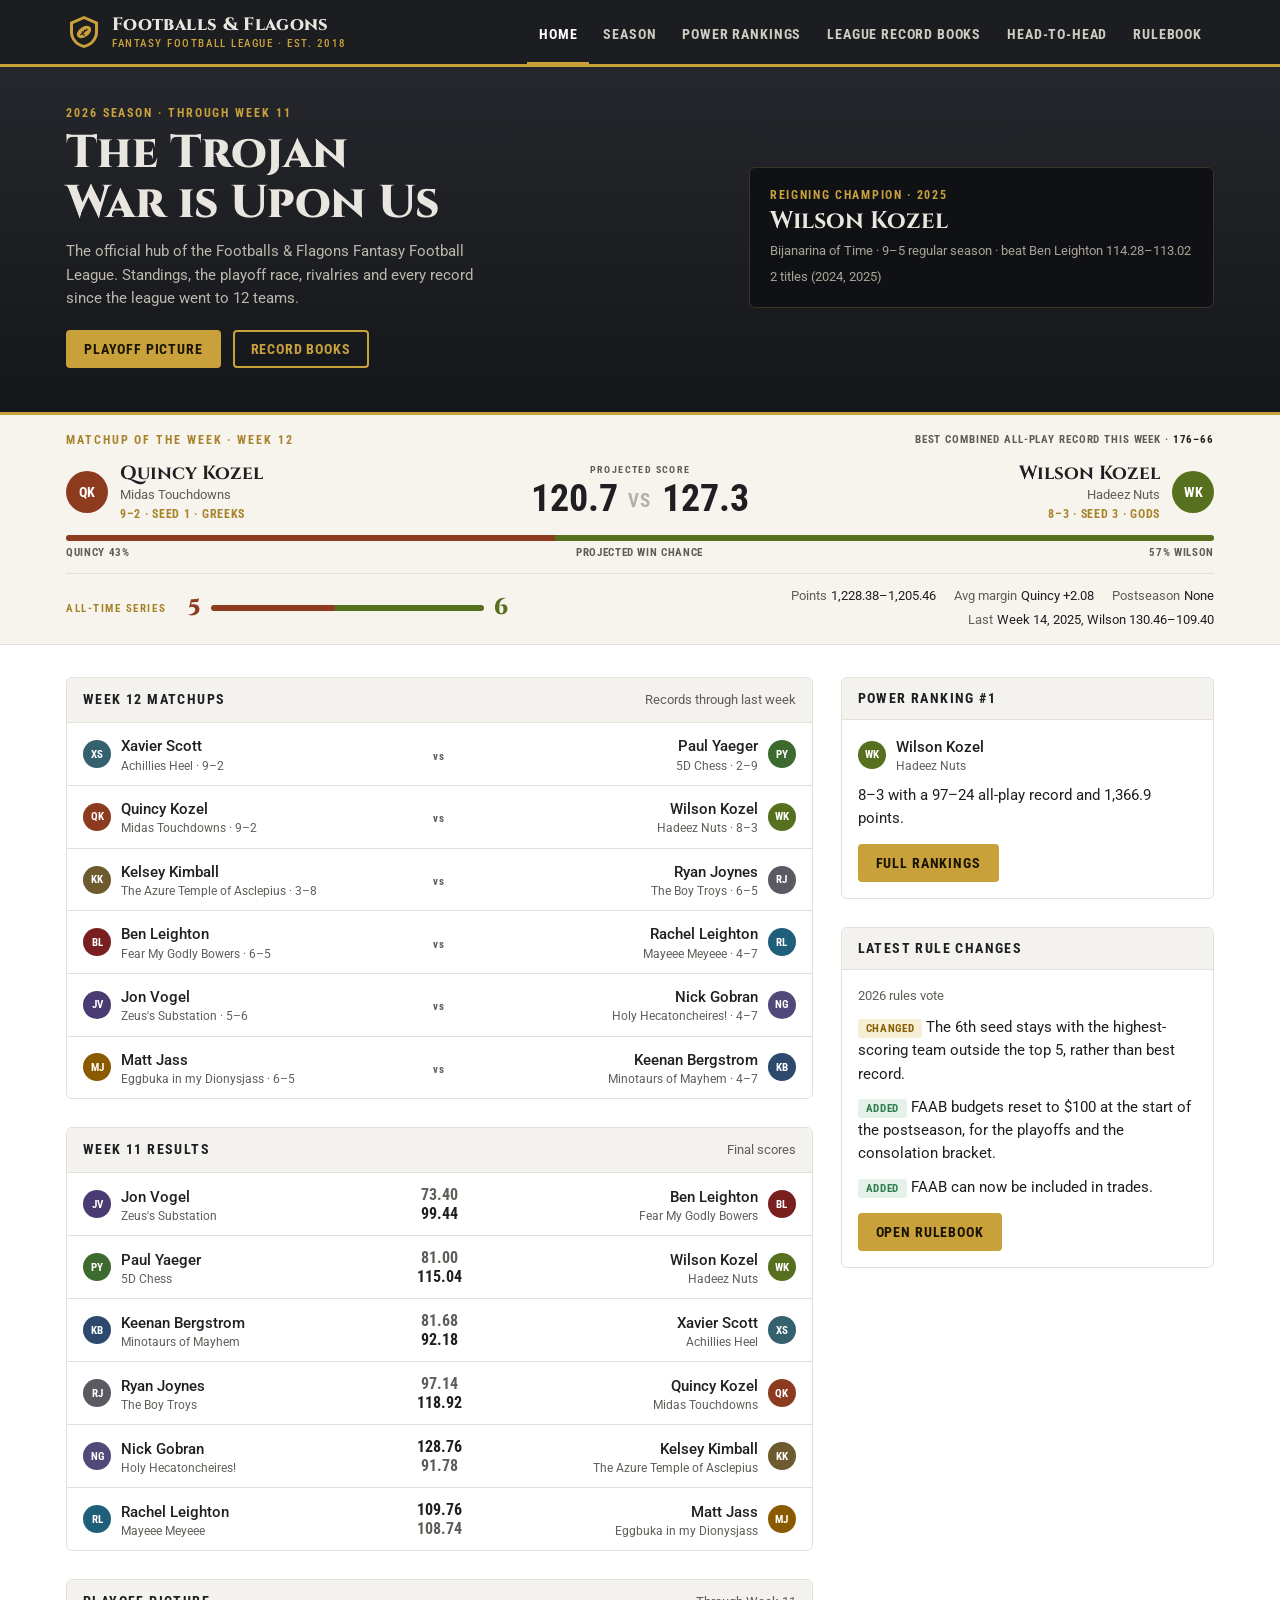
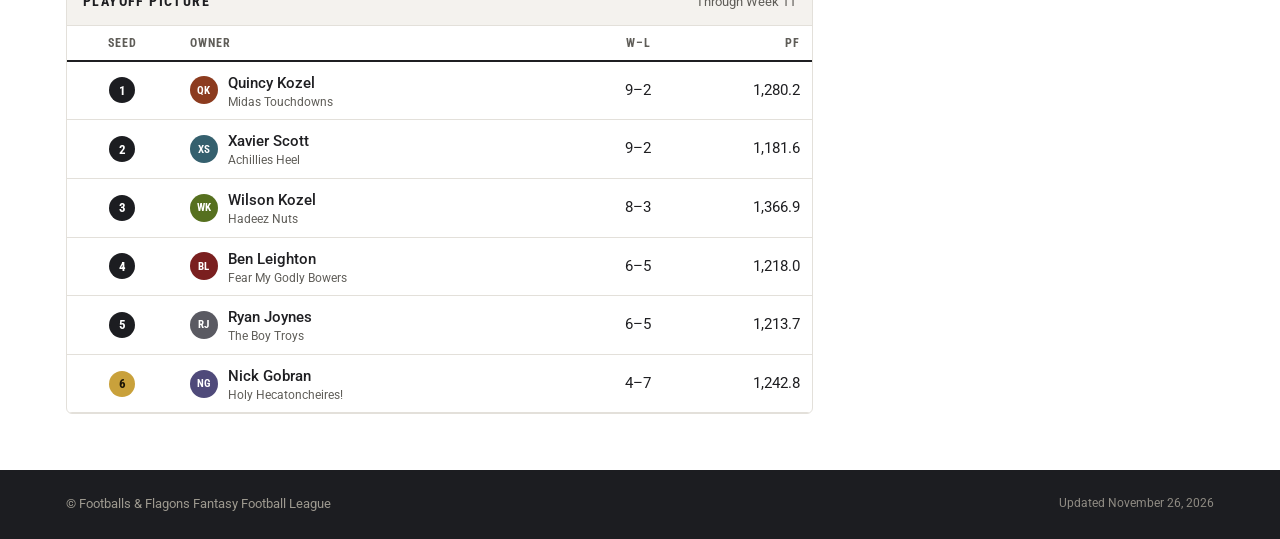
<file: site/index.html>
<!doctype html>
<html lang="en">
<head>
<meta charset="utf-8">
<meta name="viewport" content="width=device-width, initial-scale=1, viewport-fit=cover">
<title>Footballs & Flagons</title>
<meta name="description" content="Standings, the playoff race, power rankings, record books and rivalries for the Footballs & Flagons Fantasy Football League.">
<link rel="icon" href="favicon.svg" type="image/svg+xml">
<link rel="preconnect" href="https://fonts.googleapis.com">
<link rel="preconnect" href="https://fonts.gstatic.com" crossorigin>
<link rel="stylesheet" href="https://fonts.googleapis.com/css2?family=Cinzel:wght@600;700;800&family=Roboto+Condensed:wght@500;700&family=Roboto:wght@400;500;700&display=swap">
<link rel="stylesheet" href="styles.css">
</head>
<body>
<header>
  <div class="bar">
    <a class="brand" href="#home" aria-label="Footballs & Flagons home">
      <svg width="36" height="36" viewBox="0 0 36 36" aria-hidden="true"><path d="M18 2 32 8v10c0 8-6 14-14 16C10 32 4 26 4 18V8Z" fill="#c9a13b"/><path d="M18 5 29 10v8c0 6.5-4.8 11.4-11 13-6.2-1.6-11-6.5-11-13v-8Z" fill="#1c1d21"/><ellipse cx="18" cy="18" rx="8" ry="5" transform="rotate(-35 18 18)" fill="#c9a13b"/><path d="m14.5 21 7-6M16 17.5l1.5 1.5M18 16l1.5 1.5M17 20l1.5 1.5" stroke="#1c1d21" stroke-width="1.2"/></svg>
      <span><b>Footballs &amp; Flagons</b><small id="tagline">Fantasy Football League</small></span>
    </a>
    <button class="menu" id="menuBtn" aria-expanded="false" aria-controls="nav">Menu</button>
    <nav id="nav">
      <a href="#home">Home</a>
      <a href="#season">Season</a>
      <a href="#power">Power Rankings</a>
      <a href="#records">League Record Books</a>
      <a href="#h2h">Head-to-Head</a>
      <a href="#rules">Rulebook</a>
    </nav>
  </div>
</header>

<section class="hero" id="hero"><div class="in" id="heroIn"></div></section>
<section class="motw" id="motw" aria-labelledby="motw-lbl" hidden></section>

<main id="main">
  <p class="loading" id="loading">Loading league data…</p>

  <section class="view" data-view="home" hidden>
    <div class="grid">
      <div class="stack">
        <div class="panel"><div class="phd"><h3 id="upTitle">This week</h3><span id="upSub"></span></div><div id="homeUpcoming"></div></div>
        <div class="panel"><div class="phd"><h3 id="lastTitle">Last week</h3><span>Final scores</span></div><div id="homeLast"></div></div>
        <div class="panel"><div class="phd"><h3>Playoff picture</h3><span id="homePoSub"></span></div><div class="tw"><table id="homeStand"></table></div></div>
      </div>
      <div class="stack">
        <div class="panel"><h3>Power ranking #1</h3><div class="pad" id="homePR"></div></div>
        <div class="panel"><h3>Latest rule changes</h3><div class="pad" id="homeRule"></div></div>
      </div>
    </div>
  </section>

  <section class="view" data-view="season" hidden>
    <div class="phead"><div><div class="eyebrow" id="seasonEyebrow"></div><h2>Season</h2></div></div>
    <div class="tabs" role="tablist" aria-label="Season views">
      <button role="tab" id="tab-reg" aria-controls="pane-reg" aria-selected="true">Regular Season</button>
      <button role="tab" id="tab-po" aria-controls="pane-po" aria-selected="false">Playoff Picture</button>
    </div>
    <div role="tabpanel" id="pane-reg" aria-labelledby="tab-reg">
      <div class="panel"><div class="tw"><table id="seasonTable"></table></div></div>
      <div class="legend"><span><span class="seed">1</span> Current playoff seed</span><span><span class="seed six">6</span> 6th seed (points leader)</span><span>Record ties broken by points for</span></div>
    </div>
    <div role="tabpanel" id="pane-po" aria-labelledby="tab-po" hidden>
      <div class="rulebox"><div class="n">6</div><div>
        <p><strong>How the 6th seed rule works.</strong> Six teams make the playoffs. Seeds 1–3 go to the three division winners and seeds 4–5 to the best remaining records. Seed 6 goes to the team with the most points scored among everyone left, no matter their record.</p>
        <p>Seeds 1 and 2 get a first-round bye. Record ties are broken by points for.</p>
      </div></div>
      <div class="snap" id="snap"></div>
      <div class="stack">
        <div class="panel"><div class="phd"><h3>Seeds 1–5: in by record</h3><span>Division winners, then best records</span></div><div class="tw"><table id="poTop"></table></div></div>
        <div class="panel"><div class="phd"><h3>Race for the 6th seed</h3><span>All teams outside the top 5, ranked by points scored</span></div><div class="tw"><table id="poSix"></table></div></div>
      </div>
    </div>
  </section>

  <section class="view" data-view="power" hidden>
    <div class="phead"><div><div class="eyebrow" id="prEyebrow"></div><h2>Power Rankings</h2><p class="sub" id="prExplain"></p></div></div>
    <div id="prList"></div>
  </section>

  <section class="view" data-view="records" hidden>
    <div class="phead"><div><div class="eyebrow" id="recEyebrow"></div><h2>League Record Books</h2><p class="sub">Every champion, high and low since the league went to 12 teams in 2019. Pick a record book to look it up.</p></div></div>
    <div class="finder">
      <div class="cats" role="tablist" aria-label="Record books" id="cats"></div>
      <div>
        <select class="catsel" id="catsel" aria-label="Choose a record book"></select>
        <div id="holder"></div>
        <div class="filter"><p id="recNote"></p><label for="recTeam" id="recTeamLbl">Owner <select id="recTeam"></select></label></div>
        <div class="panel" id="recPanel"><div class="tw"><table id="recTable"></table></div></div>
        <p class="fn" id="recFoot" style="margin-top:10px"></p>
        <div id="atBox" hidden></div>
      </div>
    </div>
  </section>

  <section class="view" data-view="h2h" hidden>
    <div class="phead"><div><div class="eyebrow">Since 2019</div><h2>Head-to-Head</h2><p class="sub">Every meeting between two owners, whatever their team was called that year.</p></div></div>
    <div class="picker">
      <label for="a">Owner<select id="a"></select></label>
      <span class="x">vs</span>
      <label for="b">Opponent<select id="b"></select></label>
      <label for="gtype">Games<select id="gtype"><option value="all">All games</option><option value="R">Regular season</option><option value="PC">Postseason</option></select></label>
    </div>
    <div id="duel"></div>
    <h3 style="margin-top:32px">Rivalry grid <span class="sub" style="text-transform:none;letter-spacing:0;font-weight:400">(current owners · row owner's record vs column owner)</span></h3>
    <div class="panel"><div class="tw"><table class="matrix" id="matrix"></table></div></div>
  </section>

  <section class="view" data-view="rules" hidden>
    <div class="phead"><div><div class="eyebrow">League constitution</div><h2>Rulebook</h2><p class="sub">Current rules, and every change voted in by the owners.</p></div></div>
    <div class="rules" id="rulesGrid"></div>
    <h3>Rule changes</h3>
    <div class="log" id="log"></div>
    <h3 id="site-updates" style="margin-top:40px">Site updates</h3>
    <p class="sub" style="margin:-4px 0 16px;font-size:14px">Versions follow the season and the week each update ships for: v26.6 went live ahead of Week 6 of 2026.</p>
    <div class="log" id="siteLog"></div>
  </section>
</main>

<footer><div class="in"><span>© Footballs &amp; Flagons Fantasy Football League</span><span class="upd" id="updated"></span></div></footer>
<script src="app.js"></script>
</body>
</html>
</file>
<file: site/styles.css>
:root{
  --nav:#1c1d21; --nav2:#26272c; --navtext:#e9e6df; --page:#ffffff; --band:#f4f2ee;
  --ink:#1f1f22; --muted:#5f5d58; --line:#e3e0da; --gold:#c9a13b; --gold-d:#a7832a; --gold-bg:#faf3df;
  --red:#b3261e; --green:#2e7d4f; --amber:#8a5d00;
  --display:"Cinzel",Georgia,serif; --ui:"Roboto Condensed","Arial Narrow",sans-serif; --body:"Roboto",system-ui,sans-serif;
}
*{box-sizing:border-box}
body{background:var(--page);color:var(--ink);font:15px/1.55 var(--body);margin:0}
a{color:inherit}
header{background:var(--nav);color:var(--navtext);position:sticky;top:env(safe-area-inset-top,0px);z-index:10;border-bottom:3px solid var(--gold)}
.bar{max-width:1180px;margin:0 auto;padding:0 16px;display:flex;align-items:center;gap:24px;height:64px}
.brand{display:flex;align-items:center;gap:10px;text-decoration:none}
.brand svg{flex:none}
.brand b{font:800 18px/1 var(--display);letter-spacing:.02em}
.brand small{display:block;font:500 11px/1.2 var(--ui);letter-spacing:.14em;text-transform:uppercase;color:var(--gold)}
nav{display:flex;gap:2px;margin-left:auto}
nav a{font:700 14px/1 var(--ui);letter-spacing:.06em;text-transform:uppercase;text-decoration:none;padding:24px 12px 21px;border-bottom:3px solid transparent;margin-bottom:-3px;color:#cfcbc2;white-space:nowrap}
nav a:hover{color:#fff}
nav a[aria-current]{color:#fff;border-color:var(--gold)}
.menu{display:none;margin-left:auto;background:none;border:1px solid #444;color:#fff;border-radius:4px;padding:8px 12px;font:700 13px var(--ui);letter-spacing:.08em;text-transform:uppercase;cursor:pointer}
.btn{display:inline-block;background:var(--gold);color:#1a1405;font:700 14px/1 var(--ui);letter-spacing:.06em;text-transform:uppercase;padding:12px 18px;border-radius:4px;border:0;text-decoration:none;cursor:pointer}
.btn:hover{background:var(--gold-d);color:#fff}
.btn.ghost{background:transparent;color:var(--gold);box-shadow:inset 0 0 0 2px var(--gold)}
:focus-visible{outline:3px solid var(--gold);outline-offset:2px}

.hero{background:linear-gradient(180deg,var(--nav2),#15161a);color:var(--navtext)}
.hero .in{max-width:1180px;margin:0 auto;padding:40px 16px 44px;display:grid;grid-template-columns:1.4fr 1fr;gap:32px;align-items:center}
.eyebrow{font:700 12px/1 var(--ui);letter-spacing:.16em;text-transform:uppercase;color:var(--gold-d)}
.hero .eyebrow{color:var(--gold)}
.hero h1{font:800 clamp(28px,4.4vw,46px)/1.08 var(--display);margin:10px 0 12px;text-wrap:balance}
.hero p{color:#bdb8ad;max-width:52ch;margin:0 0 20px}
.hero .ctas{display:flex;gap:12px;flex-wrap:wrap}
.champ{background:#101114;border:1px solid #3a3526;border-radius:6px;padding:20px;display:grid;gap:6px}
.champ .yr{font:700 12px var(--ui);letter-spacing:.14em;text-transform:uppercase;color:var(--gold)}
.champ .nm{font:700 24px/1.15 var(--display)}
.champ .meta{color:#a8a397;font-size:13px}

main{max-width:1180px;margin:0 auto;padding:32px 16px 56px}
.phead{display:flex;flex-wrap:wrap;align-items:end;justify-content:space-between;gap:12px;border-bottom:1px solid var(--line);padding-bottom:14px;margin-bottom:24px}
h2{font:700 clamp(24px,3vw,32px)/1.15 var(--display);margin:6px 0 0;text-wrap:balance}
h3{font:700 14px/1.2 var(--ui);letter-spacing:.1em;text-transform:uppercase;margin:0 0 12px;color:var(--ink)}
.sub{color:var(--muted);margin:4px 0 0}
.grid{display:grid;grid-template-columns:minmax(0,2fr) minmax(0,1fr);gap:28px}
html,body{overflow-x:clip}
.stack{display:grid;gap:28px;align-content:start}
.panel{border:1px solid var(--line);border-radius:6px;overflow:hidden}
.panel>h3{background:var(--band);margin:0;padding:12px 16px;border-bottom:1px solid var(--line)}
.panel>.phd{background:var(--band);padding:12px 16px;border-bottom:1px solid var(--line);display:flex;flex-wrap:wrap;justify-content:space-between;align-items:baseline;gap:4px 16px}
.panel>.phd h3{margin:0}
.panel>.phd span{font-size:13px;color:var(--muted)}
.panel .pad{padding:16px}
.tw{overflow-x:auto}
table{width:100%;border-collapse:collapse;font-variant-numeric:tabular-nums}
th{font:700 12px var(--ui);letter-spacing:.08em;text-transform:uppercase;color:var(--muted);text-align:right;padding:10px 12px;border-bottom:2px solid var(--ink);white-space:nowrap;background:var(--page)}
td{padding:10px 12px;border-bottom:1px solid var(--line);text-align:right;white-space:nowrap}
th:first-child,td:first-child,th.l,td.l{text-align:left}
th.c,td.c{text-align:center}
tbody tr:hover{background:#faf8f3}
tr.lead td{background:var(--gold-bg)}
tr.sep td{background:var(--band);font:700 12px var(--ui);letter-spacing:.1em;text-transform:uppercase;color:var(--muted);text-align:left;padding:8px 12px;border-bottom:1px solid var(--line)}
tr.dim td{color:var(--muted)}
.tm{display:flex;align-items:center;gap:10px}
.crest{width:28px;height:28px;border-radius:50%;display:grid;place-items:center;font:700 11px var(--ui);color:#fff;flex:none}
.tm b{font-weight:500}
.tm small{display:block;color:var(--muted);font-size:12px;line-height:1.2}
.rk{font:700 13px var(--ui);color:var(--muted);min-width:22px}
.seed{display:inline-grid;place-items:center;width:26px;height:26px;border-radius:50%;background:var(--nav);color:#fff;font:700 13px var(--ui)}
.seed.six{background:var(--gold);color:#1a1405}
.seed.none{background:transparent;color:#b5b0a6}
.pts{font-weight:700}
.up{color:var(--green);font-weight:700}.dn{color:var(--red);font-weight:700}.eq{color:var(--muted)}
.pill{display:inline-block;font:700 11px var(--ui);letter-spacing:.06em;text-transform:uppercase;padding:3px 8px;border-radius:3px;white-space:nowrap}
.p-add,.p-in{background:#e3f1e8;color:var(--green)}.p-chg,.p-bub{background:#f7eed6;color:var(--amber)}.p-rem,.p-out{background:#f6e1df;color:var(--red)}
.p-six{background:var(--gold);color:#1a1405}.p-div{background:var(--nav);color:#fff}
.legend{font-size:13px;color:var(--muted);margin-top:10px;display:flex;gap:8px 18px;flex-wrap:wrap;align-items:center}

/* in-page tabs */
.tabs{display:flex;gap:4px;border-bottom:1px solid var(--line);margin:-8px 0 24px;overflow-x:auto}
.tabs button{background:none;border:0;border-bottom:3px solid transparent;margin-bottom:-1px;padding:12px 16px;font:700 14px var(--ui);letter-spacing:.06em;text-transform:uppercase;color:var(--muted);cursor:pointer;white-space:nowrap}
.tabs button:hover{color:var(--ink)}
.tabs button[aria-selected="true"]{color:var(--ink);border-bottom-color:var(--gold)}

.rulebox{display:grid;grid-template-columns:auto 1fr;gap:14px;align-items:start;background:var(--gold-bg);border:1px solid #ead9a8;border-radius:6px;padding:16px;margin-bottom:24px}
.rulebox .n{font:800 28px/1 var(--display);color:var(--gold-d)}
.rulebox p{margin:0;max-width:75ch}
.rulebox p+p{margin-top:6px;font-size:14px;color:var(--muted)}

.snap{display:grid;grid-template-columns:repeat(3,1fr);gap:16px;margin-bottom:28px}
.snap>div{border:1px solid var(--line);border-top:3px solid var(--nav);border-radius:4px;padding:14px 16px;display:grid;gap:6px;align-content:start}
.snap>div.gold{border-top-color:var(--gold)}
.snap .l{font:700 12px var(--ui);letter-spacing:.1em;text-transform:uppercase;color:var(--muted)}
.snap .v{font:700 18px/1.2 var(--ui)}
.snap .w{font-size:13px;color:var(--muted)}

.match{display:grid;grid-template-columns:1fr auto 1fr;gap:10px;align-items:center;padding:12px 16px;border-bottom:1px solid var(--line);font-variant-numeric:tabular-nums}
.match:last-child{border-bottom:0}
.match .r{text-align:right;justify-content:flex-end}
.match .sc{font:700 16px var(--ui);min-width:44px;text-align:center}
.match .vs{font:700 11px var(--ui);color:var(--muted);letter-spacing:.1em}

.pr{display:grid;grid-template-columns:48px 1fr auto;gap:16px;padding:18px 0;border-bottom:1px solid var(--line);align-items:start}
.pr .n{font:800 30px/1 var(--display);color:var(--gold-d);text-align:center}
.pr .mv{font:700 13px var(--ui);text-align:right;white-space:nowrap}
.pr p{margin:6px 0 0;color:#3b3a37;max-width:65ch}
.pr .rec{font:500 13px var(--ui);color:var(--muted);letter-spacing:.03em}

/* record books */
.finder{display:grid;grid-template-columns:260px minmax(0,1fr);gap:28px;align-items:start}
.finder>*,.grid>*,.stack>*{min-width:0}
.at-wrap,.at-scroll{max-width:100%}
.cats{display:grid;gap:2px;border:1px solid var(--line);border-radius:6px;padding:6px;position:sticky;top:calc(env(safe-area-inset-top,0px) + 80px)}
.cats button{display:flex;justify-content:space-between;align-items:center;gap:8px;text-align:left;background:none;border:0;border-radius:4px;padding:11px 12px;font:500 15px var(--body);color:var(--ink);cursor:pointer}
.cats button:hover{background:var(--band)}
.cats button[aria-selected="true"]{background:var(--nav);color:#fff}
.cats button[aria-selected="true"] small{color:var(--gold)}
.cats small{font:700 11px var(--ui);letter-spacing:.08em;text-transform:uppercase;color:var(--muted)}
.cats .grp{font:700 11px var(--ui);letter-spacing:.14em;text-transform:uppercase;color:var(--muted);padding:10px 12px 4px}
.holder{display:grid;grid-template-columns:1fr auto;gap:16px;align-items:center;background:linear-gradient(180deg,var(--nav2),#15161a);color:var(--navtext);border-radius:6px;padding:20px;margin-bottom:20px}
.holder .l{font:700 12px var(--ui);letter-spacing:.14em;text-transform:uppercase;color:var(--gold)}
.holder .nm{font:700 22px/1.2 var(--display);margin-top:6px}
.holder .meta{color:#a8a397;font-size:13px;margin-top:2px}
.holder .v{font:700 clamp(30px,5vw,44px)/1 var(--ui);color:var(--gold);font-variant-numeric:tabular-nums;text-align:right}
.holder .v small{display:block;font-size:12px;letter-spacing:.1em;text-transform:uppercase;color:#a8a397;margin-top:4px}
.filter{display:flex;flex-wrap:wrap;gap:12px;align-items:center;justify-content:space-between;margin-bottom:12px}
.filter label{display:flex;gap:8px;align-items:center;font:700 12px var(--ui);letter-spacing:.08em;text-transform:uppercase;color:var(--muted)}
.filter p{margin:0;font-size:14px;color:var(--muted);max-width:60ch}
select{font:500 15px var(--body);padding:10px;border:1px solid #cfcac0;border-radius:4px;background:#fff;color:var(--ink);max-width:100%}
.catsel{display:none;width:100%;margin-bottom:16px}
#recTeamLbl[hidden]{display:none}

/* all-time standings */
.at-bar{display:flex;flex-wrap:wrap;gap:12px;align-items:center;justify-content:space-between;margin-bottom:12px}
.seg{display:inline-flex;border:1px solid #cfcac0;border-radius:4px;overflow:hidden}
.seg button{background:#fff;border:0;padding:9px 14px;font:700 13px var(--ui);letter-spacing:.06em;text-transform:uppercase;color:var(--muted);cursor:pointer}
.seg button+button{border-left:1px solid #cfcac0}
.seg button[aria-pressed="true"]{background:var(--gold);color:#1a1405}
.at-tools{display:flex;gap:12px;align-items:center}
.linkb{background:none;border:0;padding:0;font:700 13px var(--ui);letter-spacing:.04em;color:var(--gold-d);text-decoration:underline;cursor:pointer}
.scrollbtns{display:inline-flex;gap:4px}
.sb{width:34px;height:34px;border-radius:4px;border:1px solid #cfcac0;background:#fff;color:var(--ink);cursor:pointer;font-size:12px}
.sb:hover{background:var(--band)}
.at-wrap{position:relative;border:1px solid var(--line);border-radius:6px;overflow:hidden}
.at-wrap::after{content:"";position:absolute;top:0;right:0;bottom:0;width:36px;pointer-events:none;background:linear-gradient(90deg,rgba(255,255,255,0),rgba(31,31,34,.12));opacity:0;transition:opacity .2s}
.at-wrap.more-r::after{opacity:1}
.at-scroll{overflow-x:auto;-webkit-overflow-scrolling:touch}
.at th,.at td{padding:10px 12px}
.at tr.grp th{border-bottom:1px solid var(--line);text-align:center;color:var(--ink);font-size:11px;letter-spacing:.14em;padding:8px 12px 6px}
.at tr.grp th.g{border-left:1px solid var(--line)}
.at .own{position:sticky;left:0;z-index:1;background:var(--page);text-align:left}
.at thead tr th.own{z-index:2;vertical-align:bottom;text-align:left;border-bottom:2px solid var(--ink);color:var(--muted);font-size:12px;letter-spacing:.08em;padding:10px 12px}
.at-wrap.more-l .own{box-shadow:6px 0 8px -6px rgba(0,0,0,.25)}
.at tbody tr:hover td{background:#faf8f3}
.at .own .tm b{white-space:nowrap}
.at .crest{width:26px;height:26px;font-size:10px}
.sortb{background:none;border:0;padding:0;font:inherit;color:inherit;letter-spacing:inherit;text-transform:inherit;cursor:pointer;white-space:nowrap}
.sortb:hover,.sortb.on{color:var(--ink)}
td.best{background:var(--gold-bg);font-weight:700}
.best-key{display:inline-block;background:var(--gold-bg);border:1px solid #ead9a8;border-radius:3px;padding:0 6px;font-weight:700;color:var(--ink)}
.at tr.dim td{color:#8f8b83}

.picker{display:flex;flex-wrap:wrap;gap:12px;align-items:end;background:var(--band);border:1px solid var(--line);border-radius:6px;padding:16px;margin-bottom:24px}
.picker label{display:grid;gap:4px;font:700 12px var(--ui);letter-spacing:.08em;text-transform:uppercase;color:var(--muted);flex:1 1 200px}
.picker select{width:100%}
.picker .x{font:800 18px var(--display);color:var(--gold-d);padding-bottom:10px}
.duel{display:grid;grid-template-columns:1fr auto 1fr;gap:16px;align-items:center;text-align:center;margin-bottom:24px}
.duel .big{font:800 clamp(36px,7vw,56px)/1 var(--display)}
.duel .nm{font:700 16px var(--ui);text-transform:uppercase;letter-spacing:.06em;margin-top:6px}
.duel .mid{font:700 13px var(--ui);color:var(--muted);letter-spacing:.1em;text-transform:uppercase}
.bar2{height:10px;border-radius:5px;background:#e8e4db;overflow:hidden;display:flex;margin:0 0 24px}
.bar2 span{display:block;height:100%}
.matrix td,.matrix th{text-align:center;padding:8px 6px;font-size:13px}
.matrix th:first-child,.matrix td:first-child{text-align:left;position:sticky;left:0;background:var(--page)}
.matrix td.self{background:var(--band);color:#bbb}
.matrix td.w{color:var(--green);font-weight:700}.matrix td.lo{color:var(--red)}

.rules{display:grid;grid-template-columns:repeat(2,1fr);gap:16px;margin-bottom:32px}
.rules dl{margin:0;display:grid;grid-template-columns:auto 1fr;gap:8px 16px;font-size:14px}
.rules dt{font:700 13px var(--ui);color:var(--muted);letter-spacing:.04em}
.rules dd{margin:0}
.log{border-left:2px solid var(--line);margin-left:8px;padding-left:24px;display:grid;gap:24px}
.log .season{position:relative}
.log .season::before{content:"";position:absolute;left:-32px;top:6px;width:12px;height:12px;border-radius:50%;background:var(--gold);box-shadow:0 0 0 3px #fff}
.log h4{font:700 20px var(--display);margin:0 0 4px}
.log .vote{font-size:13px;color:var(--muted);margin:0 0 10px}
.log ul{list-style:none;margin:0;padding:0;display:grid;gap:10px}
.log li{display:flex;gap:12px;align-items:baseline}
.log li .pill{flex:none;width:72px;text-align:center}

footer{background:var(--nav);color:#9d998f;font-size:13px}
footer .in{max-width:1180px;margin:0 auto;padding:24px 16px;display:flex;justify-content:space-between;gap:16px;flex-wrap:wrap}
.sample{font:700 11px var(--ui);letter-spacing:.1em;text-transform:uppercase;background:#3a3526;color:var(--gold);padding:3px 8px;border-radius:3px}

@media (max-width:980px){
  .menu{display:block}
  nav{display:none;position:absolute;left:0;right:0;top:64px;background:var(--nav);flex-direction:column;border-bottom:3px solid var(--gold);padding:8px 0}
  nav.open{display:flex}
  nav a{padding:14px 16px;border:0;margin:0;border-left:3px solid transparent}
  nav a[aria-current]{border-left-color:var(--gold);background:var(--nav2)}
  .hero .in,.grid,.finder{grid-template-columns:minmax(0,1fr)}
  .cats{display:none}
  .catsel{display:block}
  .rules{grid-template-columns:1fr}
}
@media (max-width:640px){
  .brand small{display:none}
  .snap{grid-template-columns:1fr}
  .hide-sm{display:none}
  .pr{grid-template-columns:36px 1fr;gap:12px}
  .pr .mv{grid-column:2;text-align:left}
  .match .tm small{display:none}
  .holder{grid-template-columns:1fr}
  .holder .v{text-align:left}
  td,th{padding:10px 8px}
}
@media (prefers-reduced-motion:no-preference){.view{animation:fade .25s ease}}
@keyframes fade{from{opacity:.4}to{opacity:1}}

/* live-site additions */
.loading{padding:48px 0;color:var(--muted);text-align:center}
.err{background:#f6e1df;color:var(--red);border-radius:6px;padding:16px;margin:24px 0}
.fn{font-size:12px;color:var(--muted)}
.note-i{display:inline-block;margin-left:6px;font:700 11px var(--ui);letter-spacing:.06em;text-transform:uppercase;color:var(--amber);background:#f7eed6;border-radius:3px;padding:2px 6px;cursor:help}
.empty{padding:16px;color:var(--muted)}
.upd{font-size:12px;color:#8f8b83}
.rules .wide{grid-column:1/-1}
.rules p{margin:0 0 8px;font-size:14px}
.filterrow{display:flex;flex-wrap:wrap;gap:12px;align-items:center;margin:0 0 12px}
.filterrow label{display:flex;gap:8px;align-items:center;font:700 12px var(--ui);letter-spacing:.08em;text-transform:uppercase;color:var(--muted)}

/* Matchup of the Week banner (Home page, under the main banner) */
.motw{background:#f7f4ee;color:var(--ink);border-top:3px solid var(--gold);border-bottom:1px solid var(--line)}
.motw .in{max-width:1180px;margin:0 auto;padding:18px 16px 0}
.motw .eyebrow{color:var(--gold-d)}
.motw .top{display:flex;flex-wrap:wrap;justify-content:space-between;align-items:center;gap:8px 16px}
.motw .why{font:700 11px var(--ui);letter-spacing:.08em;text-transform:uppercase;color:var(--muted)}
.motw .why b{color:var(--ink)}
.motw .vs{display:grid;grid-template-columns:minmax(0,1fr) auto minmax(0,1fr);gap:20px;align-items:center;padding:16px 0 14px}
.motw .side{display:flex;align-items:center;gap:12px;min-width:0}
.motw .side.r{flex-direction:row-reverse;text-align:right}
.motw .crest{width:42px;height:42px;font-size:14px}
.motw .who{min-width:0}
.motw .nm{font:700 19px/1.2 var(--display);white-space:nowrap;overflow:hidden;text-overflow:ellipsis}
.motw .tmn{color:var(--muted);font-size:13px;white-space:nowrap;overflow:hidden;text-overflow:ellipsis}
.motw .rec{font:700 12px var(--ui);letter-spacing:.06em;text-transform:uppercase;color:var(--gold-d);margin-top:2px;white-space:nowrap}
.motw .proj{text-align:center}
.motw .lbl{font:700 10px var(--ui);letter-spacing:.14em;text-transform:uppercase;color:var(--muted)}
.motw .sc{font:700 clamp(28px,4.2vw,38px)/1.05 var(--ui);font-variant-numeric:tabular-nums;white-space:nowrap;margin-top:4px}
.motw .sc span{color:#b5b0a6;font-size:.5em;margin:0 10px;vertical-align:middle;letter-spacing:.1em}
.motw .edge{height:6px;border-radius:3px;overflow:hidden;display:flex;background:#e3e0da}
.motw .edge i,.motw .tally .tbar i{display:block;height:100%}
.motw .edge-lbl{display:flex;justify-content:space-between;padding:5px 0 14px;font:700 11px var(--ui);letter-spacing:.06em;text-transform:uppercase;color:var(--muted)}
.motw .series{border-top:1px solid var(--line);display:grid;grid-template-columns:auto minmax(160px,320px) auto;gap:10px 22px;align-items:center;padding:12px 0 14px;font-variant-numeric:tabular-nums}
.motw .series .lbl{font-size:11px;color:var(--gold-d)}
.motw .tally{display:grid;grid-template-columns:auto 1fr auto;gap:10px;align-items:center}
.motw .tally .n{font:800 22px/1 var(--display)}
.motw .tally .tbar{height:6px;border-radius:3px;overflow:hidden;display:flex;background:#e3e0da}
.motw .facts{display:flex;flex-wrap:wrap;gap:4px 18px;font-size:13px;justify-content:flex-end}
.motw .facts span{white-space:nowrap}
.motw .facts em{font-style:normal;color:var(--muted);margin-right:4px}
@media (max-width:860px){.motw .series{grid-template-columns:minmax(0,1fr)}.motw .facts{justify-content:flex-start}}
@media (max-width:560px){
  .motw .vs{grid-template-columns:minmax(0,1fr) minmax(0,1fr);row-gap:14px}
  .motw .proj{grid-column:1/-1;order:3}
  .motw .side,.motw .side.r{gap:10px}
  .motw .crest{width:36px;height:36px;font-size:12px}
  .motw .nm{font-size:16px}
  .motw .facts{display:grid;grid-template-columns:auto 1fr;gap:4px 12px}
  .motw .facts span{display:contents}
  .motw .facts em{margin:0}
}
</file>
